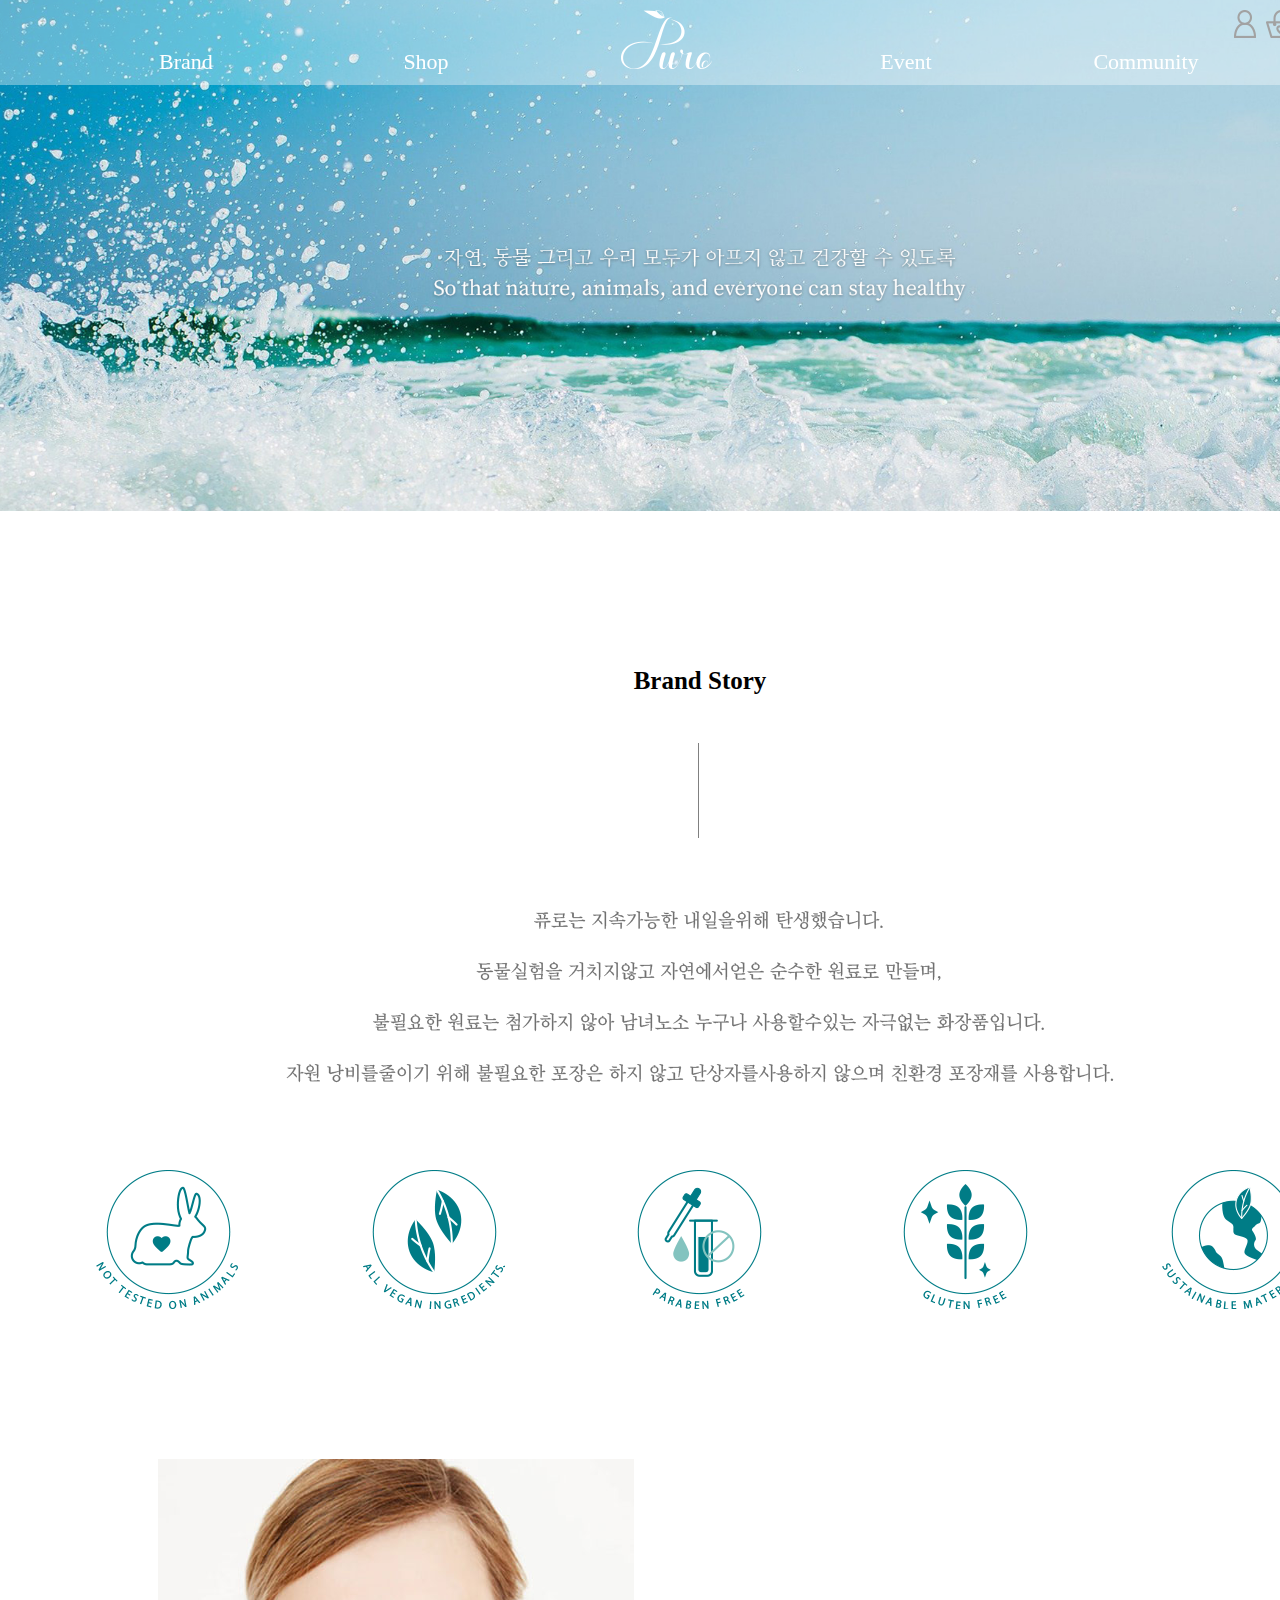
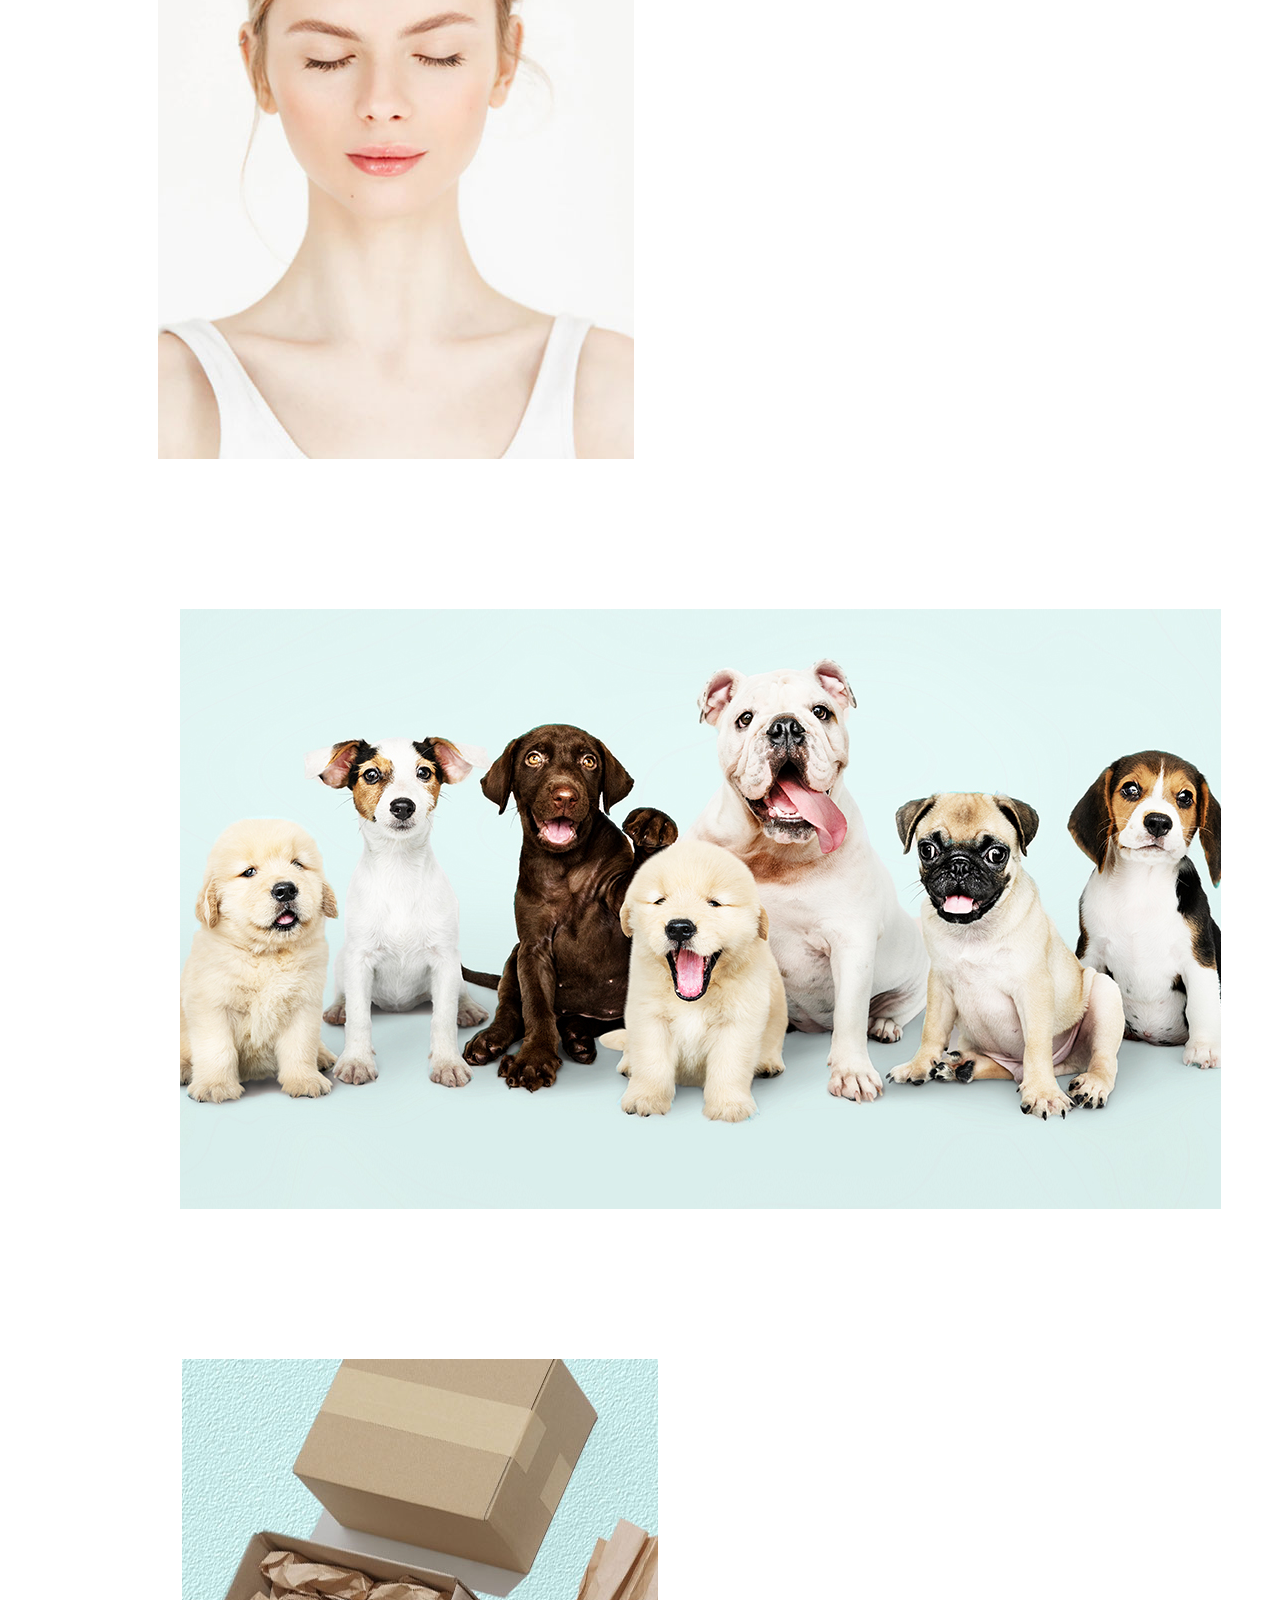
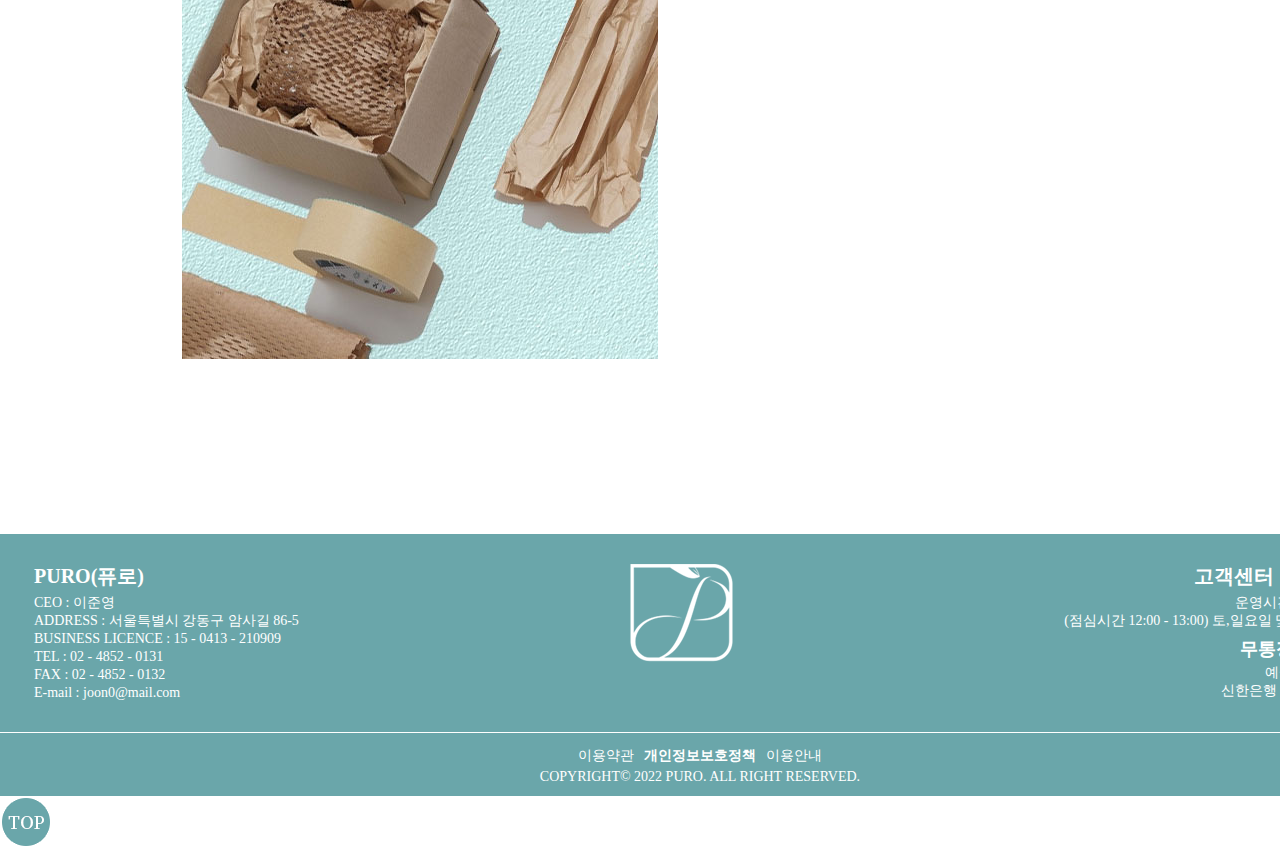
<file: brand.html>
<!DOCTYPE html>
<html lang="ko">
<head>
    <meta charset="UTF-8">
    <meta http-equiv="X-UA-Compatible" content="IE=edge">
    <meta name="viewport" content="width=1400">
    <title>PURO</title>
    <link rel="stylesheet" href="css/brand.css">
        <!--aos-->
        <link href="https://unpkg.com/aos@2.3.1/dist/aos.css" rel="stylesheet">
        <script src="https://unpkg.com/aos@2.3.1/dist/aos.js"></script>
    <script src="js/jquery-3.5.1.min.js"></script>
    <script src="js/brand.js"></script>
    <script src="https://code.jquery.com/jquery-2.2.4.min.js" integrity="sha256-BbhdlvQf/xTY9gja0Dq3HiwQF8LaCRTXxZKRutelT44=" crossorigin="anonymous"></script>
    <link rel="shortcut icon" href="img/favicon.ico" type="image/x-icon">
    <link href="https://hangeul.pstatic.net/hangeul_static/css/nanum-square.css" rel="stylesheet">
    <link rel="preconnect" href="https://fonts.googleapis.com">
    <link rel="preconnect" href="https://fonts.gstatic.com" crossorigin>
    <link href="https://fonts.googleapis.com/css2?family=Noto+Serif:wght@400;700&display=swap" rel="stylesheet">
</head>
<body>
    <div id="banner">
        <img class="banner" src="img/2.brand/banner_brand.jpg" alt="banner">
        <div id="header">
            <div id="header_inner">
                <ul class="top clearfix">
                    <li><a href="#none"><img src="img/icon_my_pagae.png" alt="마이페이지"></a></li>
                    <li><a href="#none"><img src="img/icon_shopping_bag.png" alt="장바구니"></a></li>
                    <li><a href="#none"><img src="img/icon_search.png" alt="검색"></a></li>
                </ul><!--top-->
                <ul class="nav clearfix">
                    <li><a href="brand.html">Brand<div class="solid"></div></a></li>
                    <li><a href="shop.html">Shop<div class="solid"></div></a></li>
                    <li><a href="index.html"><img class="logo_img" src="img/2.brand/nav_logo_white.png" alt="logo"></a></li>
                    <li><a href="event.html">Event<div class="solid"></div></a></li>
                    <li><a href="Community.html">Community<div class="solid"></div></a></li>
                </ul><!--nav-->
            </div><!--header_inner-->
        </div><!--header-->
    </div><!--banner-->

    <div id="brand_story">
        <h3>Brand Story</h3>
        <div class="aos"  data-aos="fade-down" data-aos-duration="1000" data-aos-delay="300">
        <img src="img/2.brand/bs_text.png" alt="brand_story_text">
        <ul>
            <li class="mark1"></li>
            <li class="mark2"></li>
            <li class="mark3"></li>
            <li class="mark4"></li>
            <li class="mark5"></li>
        </ul>
        </div>
    </div><!--brand_story-->
    <div id="list">
        <div id="list1">
            <div class="img"><img src="img/2.brand/photo_clean_Beauty.jpg" alt="clean_Beauty"></div>
            <div class="title" data-aos="fade-right" data-aos-duration="800" data-aos-delay="300"><img src="img/2.brand/bs_01.png" alt=""></div>
            <div class="text" data-aos="fade-left" data-aos-duration="500" data-aos-delay="300">
                <p class="t_w">불필요한 성분과 향은 빼고, 유해 성분을 사용하지 않아<br>
                남녀노소 사용이 가능하고 안전하고 건강한 제품을 만듭니다.</p>
                <p class="t_e">Eliminates unnecessary ingredients and fragrances,<br>
                    and does not use harmful ingredients<br>
                    We make safer and healthier products that<br>
                    can be used by people of all ages.</p>
            </div>
        </div><!--list1-->
        <div id="list2">
            <div class="img3"><img src="img/2.brand/photo_vegan.jpg" alt="clean_Beauty"></div>
            <div class="title2" data-aos="fade-left" data-aos-duration="800" data-aos-delay="300"><img src="img/2.brand/bs_02.png" alt=""></div>
            <div class="text2" data-aos="fade-right" data-aos-duration="800" data-aos-delay="300">
                <p class="t_w">동물실험을 하지 않고,<br>
                    동물성 원료를 사용하지 않습니다.</p>
                <p class="t_e">No animal testing,<br>
                    No animal ingredients are used.</p>
            </div>
        </div><!--list2-->
        <div id="list3">
            <div class="img"><img src="img/2.brand/photo_Eco.jpg" alt="eco"></div>
            <div class="title3" data-aos="fade-right" data-aos-duration="800" data-aos-delay="300"><img src="img/2.brand/bs_03.png" alt=""></div>
            <div class="text3" data-aos="fade-left" data-aos-duration="500" data-aos-delay="300">
                <p class="t_w">자원 낭비를 줄이기 위해 불필요한 포장은 하지않고,<br>
                    단상자를 사용하지 않으며 친환경 포장재를 사용합니다.</p>
                <p class="t_e">In order to reduce the waste of resources,<br>
                    unnecessary packaging is not done,<br>
                    We do not use single boxes<br>
                    and use eco-friendly packaging materials.</p>
            </div>
        </div><!--list1-->
    </div><!--list-->

    <div id="footer">
        <div id="footer_inner">
            <div class="f1">
                <h4><a href="index.html">PURO(퓨로)</a></h4>
                    <p>CEO : 이준영<br>
                    ADDRESS : 서울특별시 강동구 암사길 86-5<br>
                    BUSINESS LICENCE : 15 - 0413 - 210909<br>
                    <a href="#none">TEL : 02 - 4852 - 0131</a><br>
                    <a href="#none">FAX : 02 - 4852 - 0132</a><br>
                    <a href="#none">E-mail :  joon0@mail.com</a></p>
            </div>
            <div class="f2">
                <img src="img/footer_logo.png" alt="footer_logo">
            </div>
            <div class="f3">
                <h4><a href="#none">고객센터 1588-0099</a></h4>
                    <p>운영시간 10:00 -17:00<br>
                    (점심시간 12:00 - 13:00)
                    토,일요일 및 공휴일 휴무</p>
                <h4 class="bank">무통장입금계좌</h4>
                    <p>예금주: (주)퓨로<br>
                        신한은행 11-123-456789</p>
            </div>
        </div><!--footer_inner-->
        <div class="fin">
            <ul>
                <li><a href="#">이용약관</a></li>
                <li><a href="#">개인정보보호정책</a></li>
                <li><a href="#">이용안내</a></li>
            </ul>
            <p>COPYRIGHT© 2022 PURO. ALL RIGHT RESERVED.</p>
        </div>
    </div><!--footer-->
    <div class="fixed_box">
        <a href="#banner"><img src="img/top.png" alt="top"></a>
    </div>
    
    <script>
        AOS.init();

			$(function() {
				$('a[href*="#"]:not([href="#"])').click(function() {
				if (location.pathname.replace(/^\//,'') == this.pathname.replace(/^\//,'') && location.hostname == this.hostname) {
				var target = $(this.hash);
				target = target.length ? target : $('[name=' + this.hash.slice(1) +']');
				if (target.length) {
				$('html, body').animate({
				scrollTop: target.offset().top
				}, 500);//움직이는 시간 조정
				return false;
				}
				}
				});
				});

    </script>
</body>
</html>
</file>
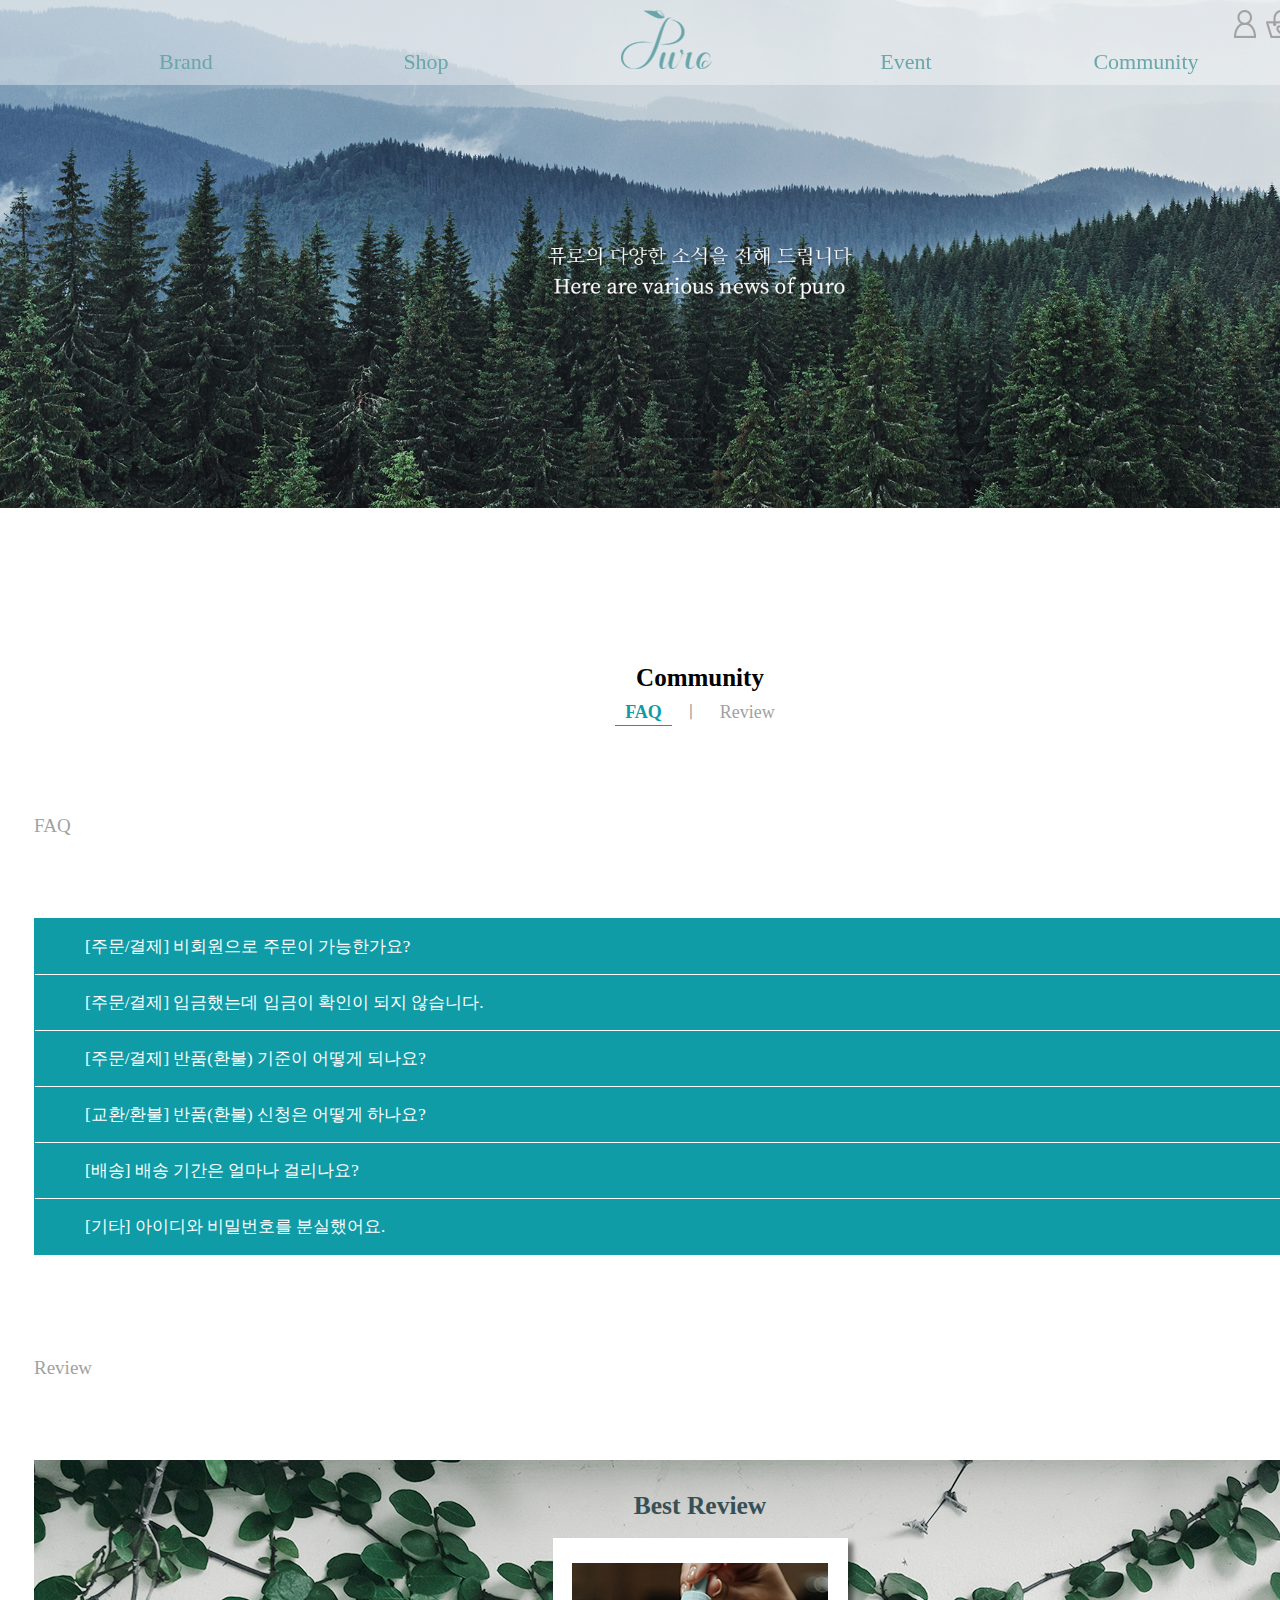
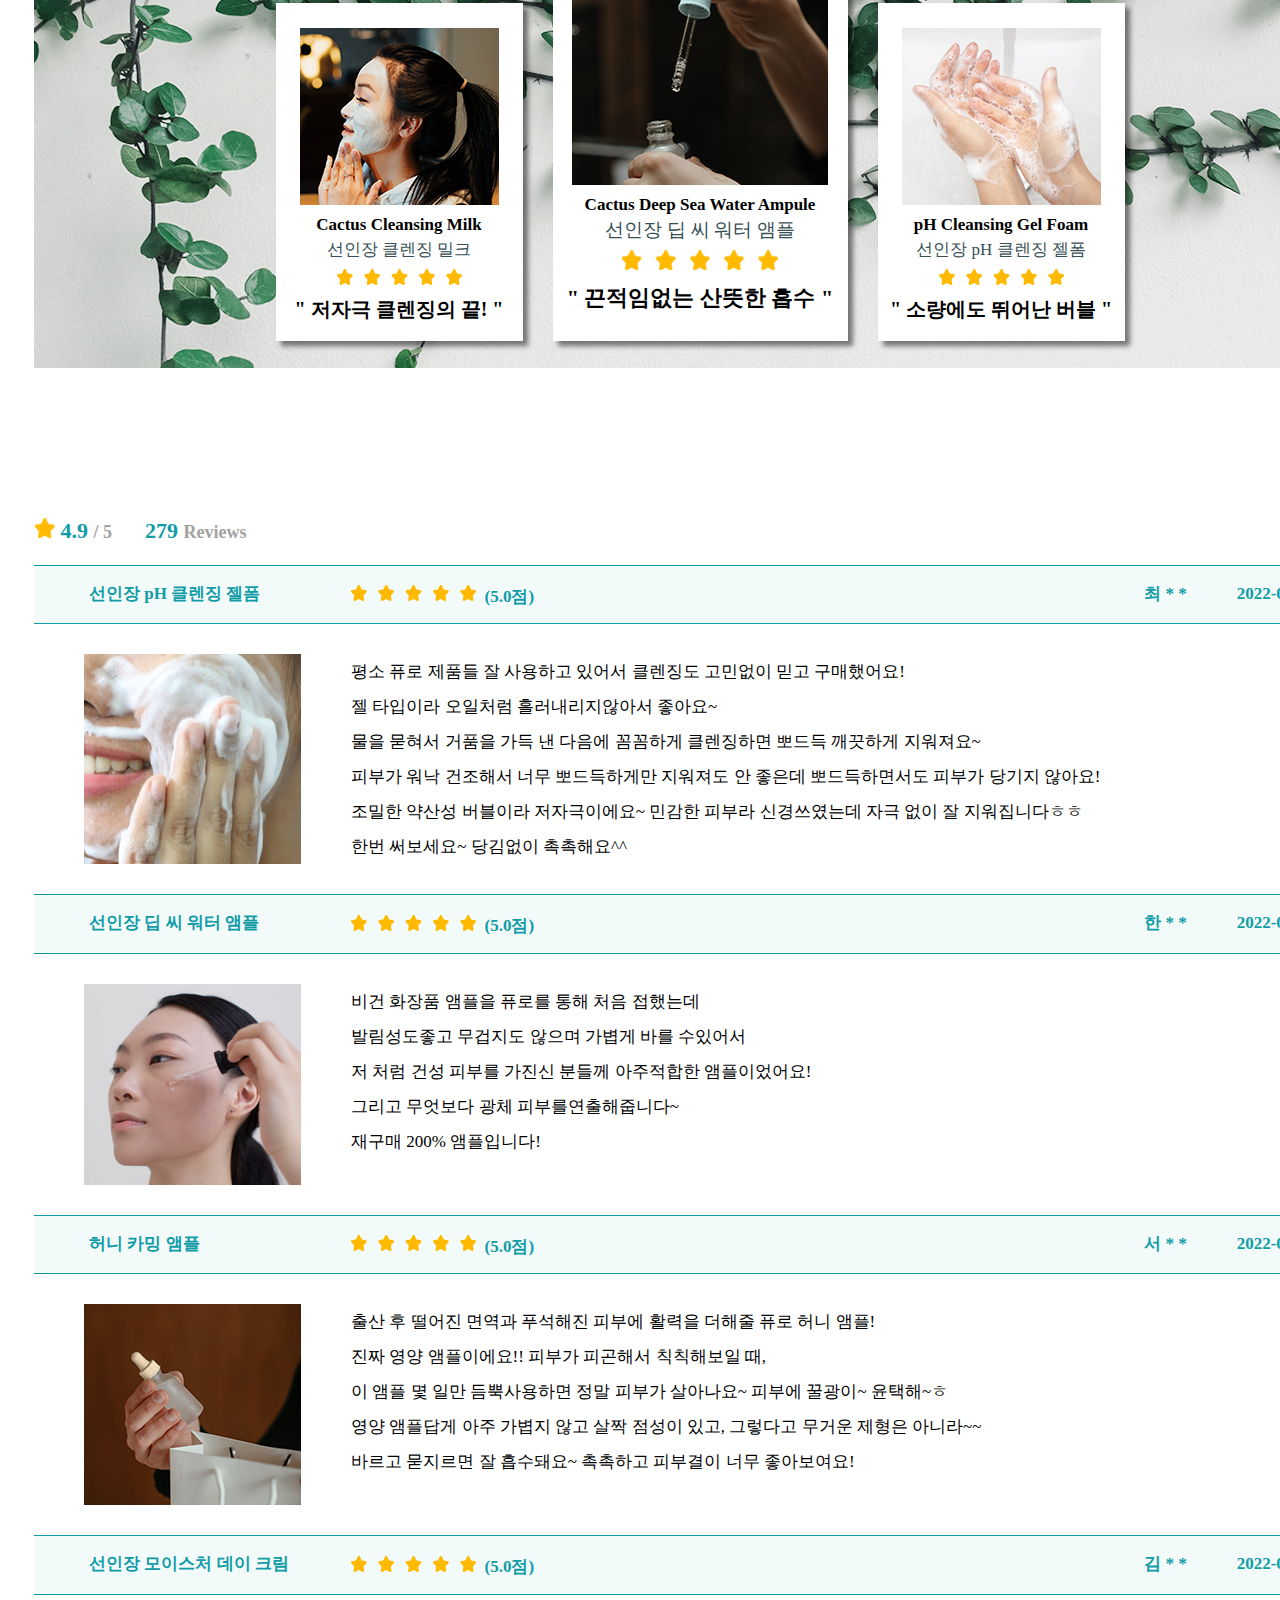
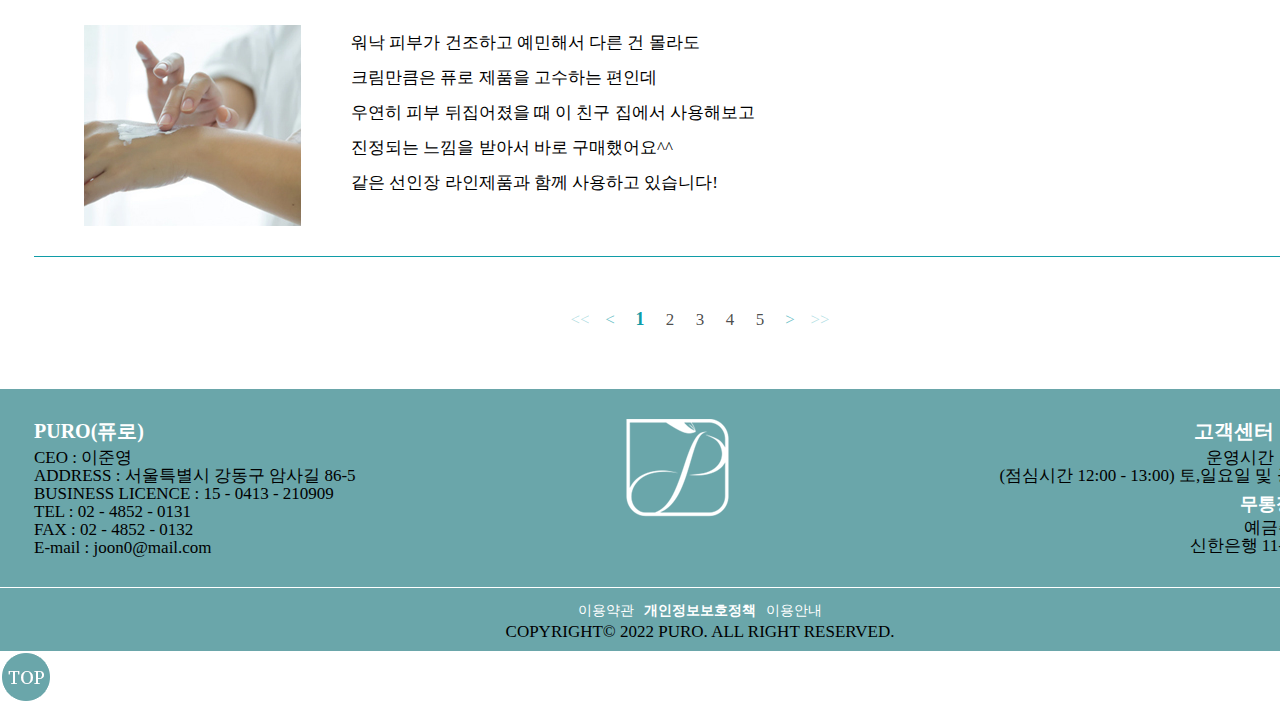
<file: Community.html>
<!DOCTYPE html>
<html lang="ko">
<head>
    <meta charset="UTF-8">
    <meta http-equiv="X-UA-Compatible" content="IE=edge">
    <meta name="viewport" content="width=1400">
    <title>Puro</title>
    <link rel="stylesheet" href="css/Community.css">
    <link rel="shortcut icon" href="img/favicon.ico" type="image/x-icon">
    <script src="js/jquery-3.5.1.min.js"></script>
    <script src="js/community.js"></script>
    <link href="https://hangeul.pstatic.net/hangeul_static/css/nanum-square.css" rel="stylesheet">
    <link rel="preconnect" href="https://fonts.googleapis.com">
    <link rel="preconnect" href="https://fonts.gstatic.com" crossorigin>
    <link href="https://fonts.googleapis.com/css2?family=Noto+Serif:wght@400;700&display=swap" rel="stylesheet">

</head>
<body>
    <div id="banner">
        <img class="banner" src="img/5.community/community_banner.jpg" alt="event_banner">
        <div id="header">
            <div id="header_inner">
                <ul class="top clearfix">
                    <li><a href="#none"><img src="img/icon_my_pagae.png" alt="마이페이지"></a></li>
                    <li><a href="#none"><img src="img/icon_shopping_bag.png" alt="장바구니"></a></li>
                    <li><a href="#none"><img src="img/icon_search.png" alt="검색"></a></li>
                </ul><!--top-->
                <ul class="nav clearfix">
                    <li><a href="brand.html">Brand<div class="solid"></div></a></li>
                    <li><a href="shop.html">Shop<div class="solid"></div></a></li>
                    <li><a href="index.html"><img src="img/logo.png" alt="logo"></a></li>
                    <li><a href="event.html">Event<div class="solid"></div></a></li>
                    <li><a href="Community.html">Community<div class="solid"></div></a></li>
                </ul><!--nav-->
            </div><!--header_inner-->
        </div><!--header-->
    </div><!--banner-->
    <div id="menu">
        <h3>Community</h3>
        <ul class="clearfix">
            <li class="on"><a href="#menu">FAQ</a></li>
            <li>ㅣ</li>
            <li><a href="#br">Review</a></li>
        </ul><!--menu-->
    </div>
<div id="faq">
    <p class="st">FAQ</p>
    <div id="faq_box">
        <ul>
            <li>
				<div class="title">
					<div class="title_in">[주문/결제] 비회원으로 주문이 가능한가요?</div>
					<div class="plus"><img src="img/5.community/plus.png" alt="plus"></div>
				</div>
				<div class="text_info">
                    비회원으로도 주문이 가능합니다.<br>
                    장바구니에서 주문하기를 누르거나, 상품에서 바로 구매하기를 선택하신 뒤 나오는 로그인 화면에서 ‘비회원 주문하기’ 버튼을 누르시면 됩니다.<br>
                    단, 비회원으로 주문하실 경우 쿠폰 할인 등의 추가 혜택을 받으실 수 없는 점 참고 바랍니다.<br>
                    <br>
                    퓨로에 신규회원 가입하고 주문해주시면 다양한 신규 회원 가입 혜택을 드립니다.
				</div>
			</li>
            <li>
				<div class="title">
					<div class="title_in">[주문/결제] 입금했는데 입금이 확인이 되지 않습니다.</div>
					<div class="plus"><img src="img/5.community/plus.png" alt="plus"></div>
				</div>
				<div class="text_info">
                    주문서와 입금자 정보가 다른 경우에는 자동 입금 확인이 되지 않으니 마이페이지 > 문의게시판으로 문의주시면 빠르게 처리해 드리겠습니다.<br>
                    <br>
                    - 입금자와 주문자 성함이 다를 때<br>
                    - 입금 금액이 주문 금액보다 적거나 많을 때<br>
                    - 주문서 작성 시 설정한 은행과 입금 은행이 다를 때
				</div>
			</li>
            <li>
				<div class="title">
					<div class="title_in">[주문/결제] 반품(환불) 기준이 어떻게 되나요?</div>
					<div class="plus"><img src="img/5.community/plus.png" alt="plus"></div>
				</div>
				<div class="text_info">
                    상품 불량 및 오배송 등의 이유로 반품하실 경우, 반품 배송비는 무료이며 단순 변심 및 고객님의 사정으로 반품/교환하실 경우 배송비는 고객님 부담입니다.<br>
                    고객 단순 변심에 의한 반품 및 교환, 주소지 오기재로 인한 제품 반송처리 시 왕복 배송비(6,000원)가 고객 부담으로 발생됩니다.<br>
                    <br>
                    *반품 및 교환이 불가능한 경우<br>
                    1. 이미 개봉을 하여 제품을 사용한 경우<br>
                    2. 고객 부주의로 인한 파손 또는 하자가 발생한 경우<br>
                    3. 구매 후 20일이 지난 경우<br>
                    4. 퓨로 공식홈페이지 구매 내역이 확인되지 않는 경우<br>
                    5. 제품을 1/3 이상 사용하였을 경우<br>
                    6. 구매하신 후 20일(인터넷 사이버몰 이용 표준 약관 제14조 환급, 반품 및 교환 규정에 의거) 이내에 트러블(알레르기, 붉은 반점, 가려움, 따가움)이 발생하는 경우<br>
                    <br>
                    진료확인서 및 소견서 등을 증빙하면 환불이 가능하지만 이 경우, 제반 비용은 고객님께서 부담하셔야 합니다.<br>
                    증빙 자료는 help@mail.com으로 발송해 주시기 바랍니다.
				</div>
			</li>
            <li>
				<div class="title">
					<div class="title_in">[교환/환불] 반품(환불) 신청은 어떻게 하나요?</div>
					<div class="plus"><img src="img/5.community/plus.png" alt="plus"></div>
				</div>
				<div class="text_info">
                    반품 및 환불을 신청하고자 하실 경우, 마이페이지 > 반품 및 환불 신청에 아래 정보를 남겨주세요.<br>
                    <br>
                    1. 주문번호<br>
                    2. 주문자명<br>
                    3. 연락처<br>
                    4. 구매 제품명<br>
                    5. 반품 사유<br>
                    <br>
                    확인 후 제품에 대한 반품 및 환불 진행 도와드리고 있습니다.
				</div>
			</li>
            <li>
				<div class="title">
					<div class="title_in">[배송] 배송 기간은 얼마나 걸리나요?</div>
					<div class="plus"><img src="img/5.community/plus.png" alt="plus"></div>
				</div>
				<div class="text_info">
                    오후 2시까지 주문해주시면 당일 배송되며 상품의 평균 배송일은 입금 확인 후 2~3일 입니다.
				</div>
			</li>
            <li>
				<div class="title">
					<div class="title_in">[기타] 아이디와 비밀번호를 분실했어요.</div>
					<div class="plus"><img src="img/5.community/plus.png" alt="plus"></div>
				</div>
				<div class="text_info">
                    회원 로그인 페이지에서 비밀번호 찾기 > 휴대폰 인증을 받으시거나 이메일로 비밀번호를 받아보신 후 로그인을 해주시면 됩니다.
				</div>
			</li>
        </ul>
    </div><!--faq_box-->
</div><!--faq-->

<div id="br">
<div id="best_inner">
    <p class="st st2">Review</p>
        <div id="best_box">
            <h2>Best Review</h2>
            <ul>
                <li><a href="#"><img src="img/5.community/best1.jpg" alt="best_review">
                <p class="p1">Cactus Cleansing Milk</p>
                <p class="p2">선인장 클렌징 밀크</p>
                <p><img src="img/5.community/best_star.png" alt="star"></p>
                <p class="p3">" 저자극 클렌징의 끝! "</p>
                </a></li>
                <li><a href="#"><img src="img/5.community/best2.jpg" alt="best_review">
                <p class="p1">Cactus Deep Sea Water Ampule</p>
                <p class="p4">선인장 딥 씨 워터 앰플</p>
                <p><img src="img/5.community/best_star2.png" alt="star"></p>
                <p class="p5">" 끈적임없는 산뜻한 흡수 "</p>
                </a></li>
                <li><a href="#"><img src="img/5.community/best3.jpg" alt="best_review">
                <p class="p1">pH Cleansing Gel Foam</p>
                <p class="p2">선인장 pH 클렌징 젤폼</p>
                <p><img src="img/5.community/best_star.png" alt="star"></p>
                <p class="p3">" 소량에도 뛰어난 버블 "</p>
                </a></li>
            </ul>
        </div><!--best_box-->
    </div><!--best_inner-->
    <div id="review">
        <div id="r_title">
            <p><img src="img/5.community/star.png" alt="star"> 4.9 <span>/ 5</span> &nbsp;&nbsp;&nbsp;&nbsp;&nbsp;279 <span>Reviews</span></p>
            <select name="choice" id="choice">
                <option value="date">최신순</option>
                <option value="star">별점순</option>
                <option value="best">추천순</option>
                <option value="photo">포토리뷰</option>
            </select>
        </div><!--r_title-->
        <div id="r_box">
            <div class="title_box">
                <ul class="tb">
                    <li>선인장 pH 클렌징 젤폼</li>
                    <li><img src="img/5.community/r_star.png" alt="star">&nbsp;&nbsp;(5.0점)</li>
                </ul>
                <ul>
                    <li>최 * *</li>
                    <li>2022-06-29</li>
                </ul>
            </div><!--title_box-->
            <div class="text_box">
                <img src="img/5.community/r1.jpg" alt="review1">
                <p>평소 퓨로 제품들 잘 사용하고 있어서 클렌징도 고민없이 믿고 구매했어요!<br>
                    젤 타입이라 오일처럼 흘러내리지않아서 좋아요~<br>                    
                    물을 묻혀서 거품을 가득 낸 다음에 꼼꼼하게 클렌징하면 뽀드득 깨끗하게 지워져요~<br>                    
                    피부가 워낙 건조해서 너무 뽀드득하게만 지워져도 안 좋은데 뽀드득하면서도 피부가 당기지 않아요!<br>                    
                    조밀한 약산성 버블이라 저자극이에요~ 민감한 피부라 신경쓰였는데 자극 없이 잘 지워집니다ㅎㅎ<br>                    
                    한번 써보세요~ 당김없이 촉촉해요^^</p>
            </div><!--text_box-->
        </div><!--r_box-->
        <div id="r_box">
            <div class="title_box">
                <ul>
                    <li>선인장 딥 씨 워터 앰플</li>
                    <li><img src="img/5.community/r_star.png" alt="star">&nbsp;&nbsp;(5.0점)</li>
                </ul>
                <ul>
                    <li>한 * *</li>
                    <li>2022-06-29</li>
                </ul>
            </div><!--title_box-->
            <div class="text_box">
                <img src="img/5.community/r2.jpg" alt="review2">
                <p>비건 화장품 앰플을 퓨로를 통해 처음 접했는데<br>
                    발림성도좋고 무겁지도 않으며  가볍게 바를 수있어서<br>
                    저 처럼 건성 피부를 가진신 분들께 아주적합한 앰플이었어요!<br>
                    그리고  무엇보다 광체 피부를연출해줍니다~<br>
                    재구매 200% 앰플입니다!</p>
            </div><!--text_box-->
        </div><!--r_box-->
        <div id="r_box">
            <div class="title_box">
                <ul>
                    <li>허니 카밍 앰플</li>
                    <li><img src="img/5.community/r_star.png" alt="star">&nbsp;&nbsp;(5.0점)</li>
                </ul>
                <ul>
                    <li>서 * *</li>
                    <li>2022-06-28</li>
                </ul>
            </div><!--title_box-->
            <div class="text_box">
                <img src="img/5.community/r3.jpg" alt="review3">
                <p>출산 후 떨어진 면역과 푸석해진 피부에 활력을 더해줄 퓨로 허니 앰플!<br>
                    진짜 영양 앰플이에요!! 피부가 피곤해서 칙칙해보일 때, <br>
                    이 앰플 몇 일만 듬뿍사용하면 정말 피부가 살아나요~ 피부에 꿀광이~ 윤택해~ㅎ<br>
                    영양 앰플답게 아주 가볍지 않고 살짝 점성이 있고, 그렇다고 무거운 제형은 아니라~~<br>
                    바르고 묻지르면 잘 흡수돼요~ 촉촉하고 피부결이 너무 좋아보여요!</p>
            </div><!--text_box-->
        </div><!--r_box-->
        <div id="r_box">
            <div class="title_box">
                <ul>
                    <li>선인장 모이스처 데이 크림</li>
                    <li><img src="img/5.community/r_star.png" alt="star">&nbsp;&nbsp;(5.0점)</li>
                </ul>
                <ul>
                    <li>김 * *</li>
                    <li>2022-06-28</li>
                </ul>
            </div><!--title_box-->
            <div class="text_box">
                <img src="img/5.community/r4.jpg" alt="review4">
                <p>워낙 피부가 건조하고 예민해서 다른 건 몰라도<br>
                    크림만큼은 퓨로 제품을 고수하는 편인데<br>
                    우연히 피부 뒤집어졌을 때 이 친구 집에서 사용해보고<br>
                    진정되는 느낌을 받아서 바로 구매했어요^^<br>
                    같은 선인장 라인제품과 함께 사용하고 있습니다!</p>
            </div><!--text_box-->
        </div><!--r_box-->
    </div><!--reivew-->
</div><!--br-->

<div id="page">
    <ul class="clearfix">
        <li><a href="#none"><<</a></li>
        <li><a href="#none"><</a></li>
        <li class="on2"><a href="#none">1</a></li>
        <li><a href="#none">2</a></li>
        <li><a href="#none">3</a></li>
        <li><a href="#none">4</a></li>
        <li><a href="#none">5</a></li>
        <li><a href="#none">></a></li>
        <li><a href="#none">>></a></li>
    </ul>
</div><!--page-->

    <div id="footer">
        <div id="footer_inner">
            <div class="f1">
                <h4><a href="index.html">PURO(퓨로)</a></h4>
                    <p>CEO : 이준영<br>
                    ADDRESS : 서울특별시 강동구 암사길 86-5<br>
                    BUSINESS LICENCE : 15 - 0413 - 210909<br>
                    <a href="#none">TEL : 02 - 4852 - 0131</a><br>
                    <a href="#none">FAX : 02 - 4852 - 0132</a><br>
                    <a href="#none">E-mail :  joon0@mail.com</a></p>
            </div>
            <div class="f2">
                <img src="img/footer_logo.png" alt="footer_logo">
            </div>
            <div class="f3">
                <h4><a href="#none">고객센터 1588-0099</a></h4>
                    <p>운영시간 10:00 -17:00<br>
                    (점심시간 12:00 - 13:00)
                    토,일요일 및 공휴일 휴무</p>
                <h4 class="bank">무통장입금계좌</h4>
                    <p>예금주: (주)퓨로<br>
                        신한은행 11-123-456789</p>
            </div>
        </div><!--footer_inner-->
        <div class="fin">
            <ul>
                <li><a href="#">이용약관</a></li>
                <li><a href="#">개인정보보호정책</a></li>
                <li><a href="#">이용안내</a></li>
            </ul>
            <p>COPYRIGHT© 2022 PURO. ALL RIGHT RESERVED.</p>
        </div>
    </div><!--footer-->
    <div class="fixed_box">
        <a href="#banner"><img src="img/top.png" alt="top"></a>
    </div>
</body>
</file>
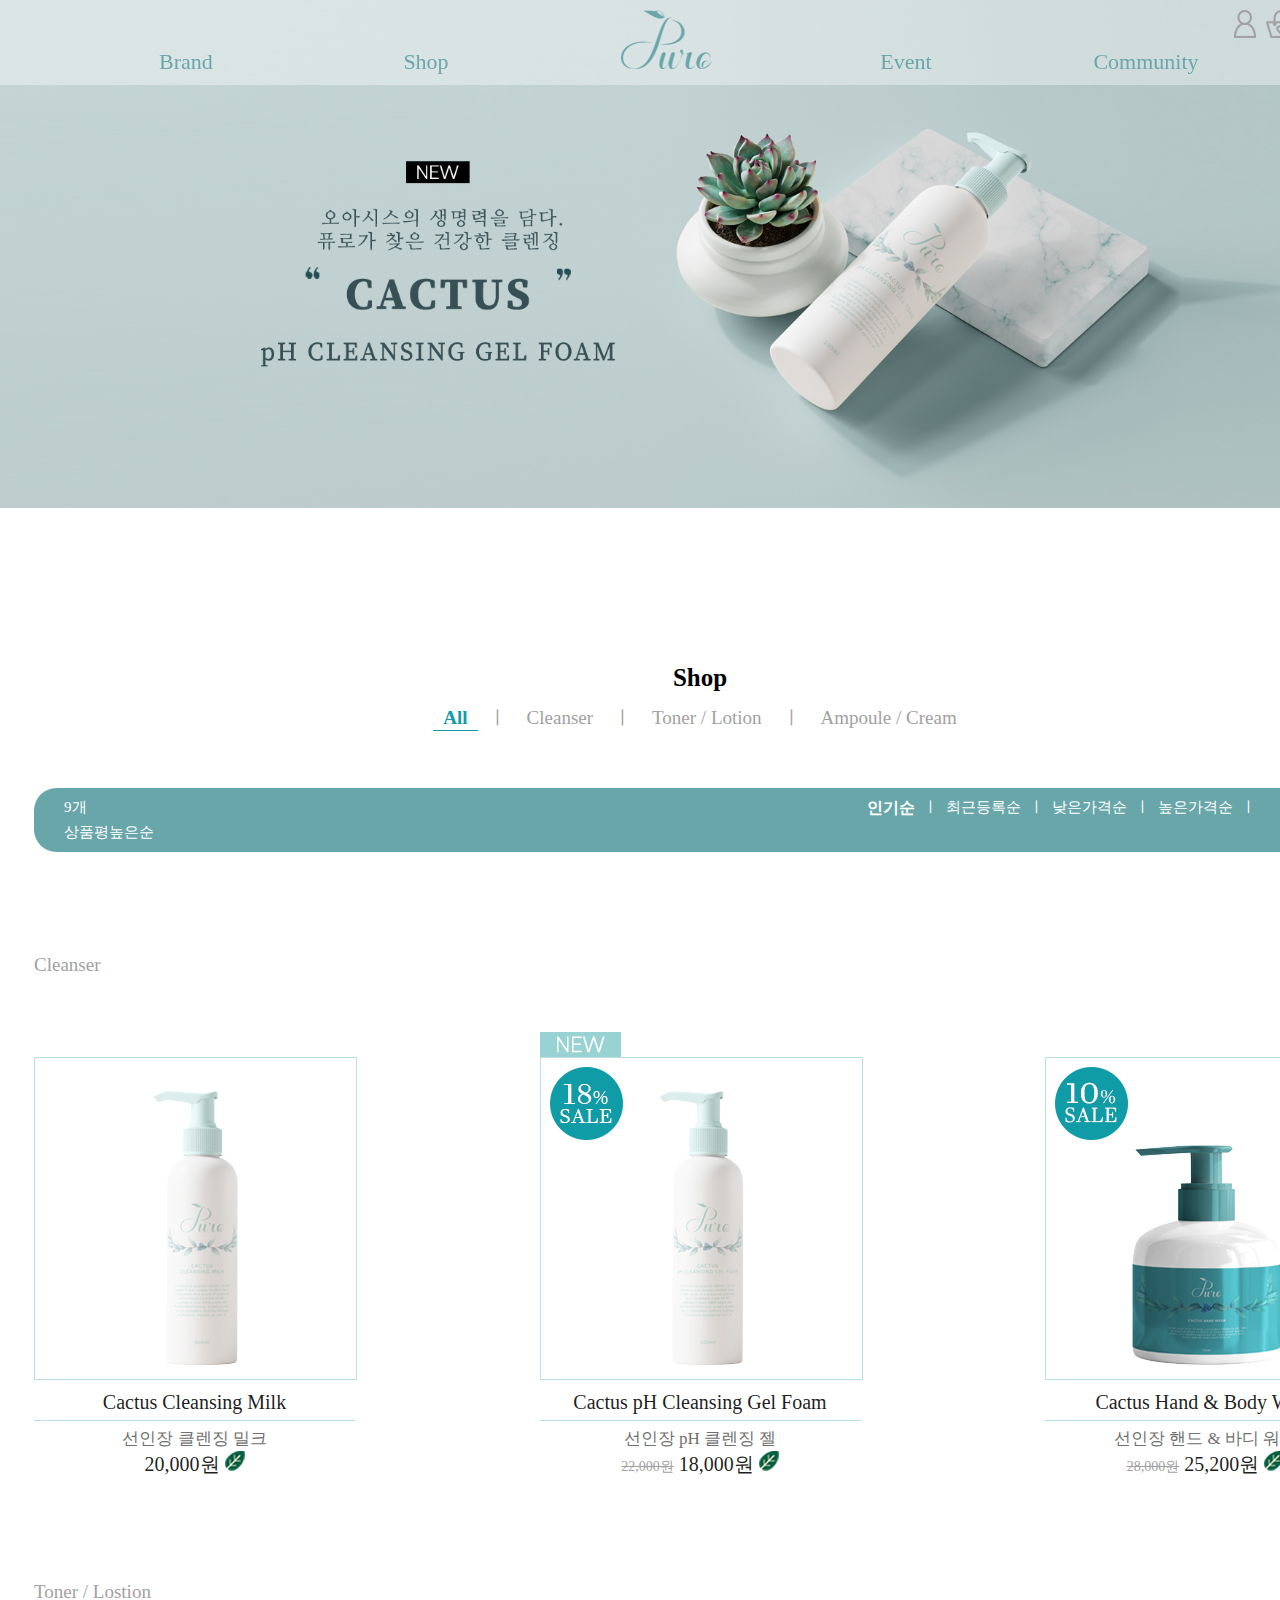
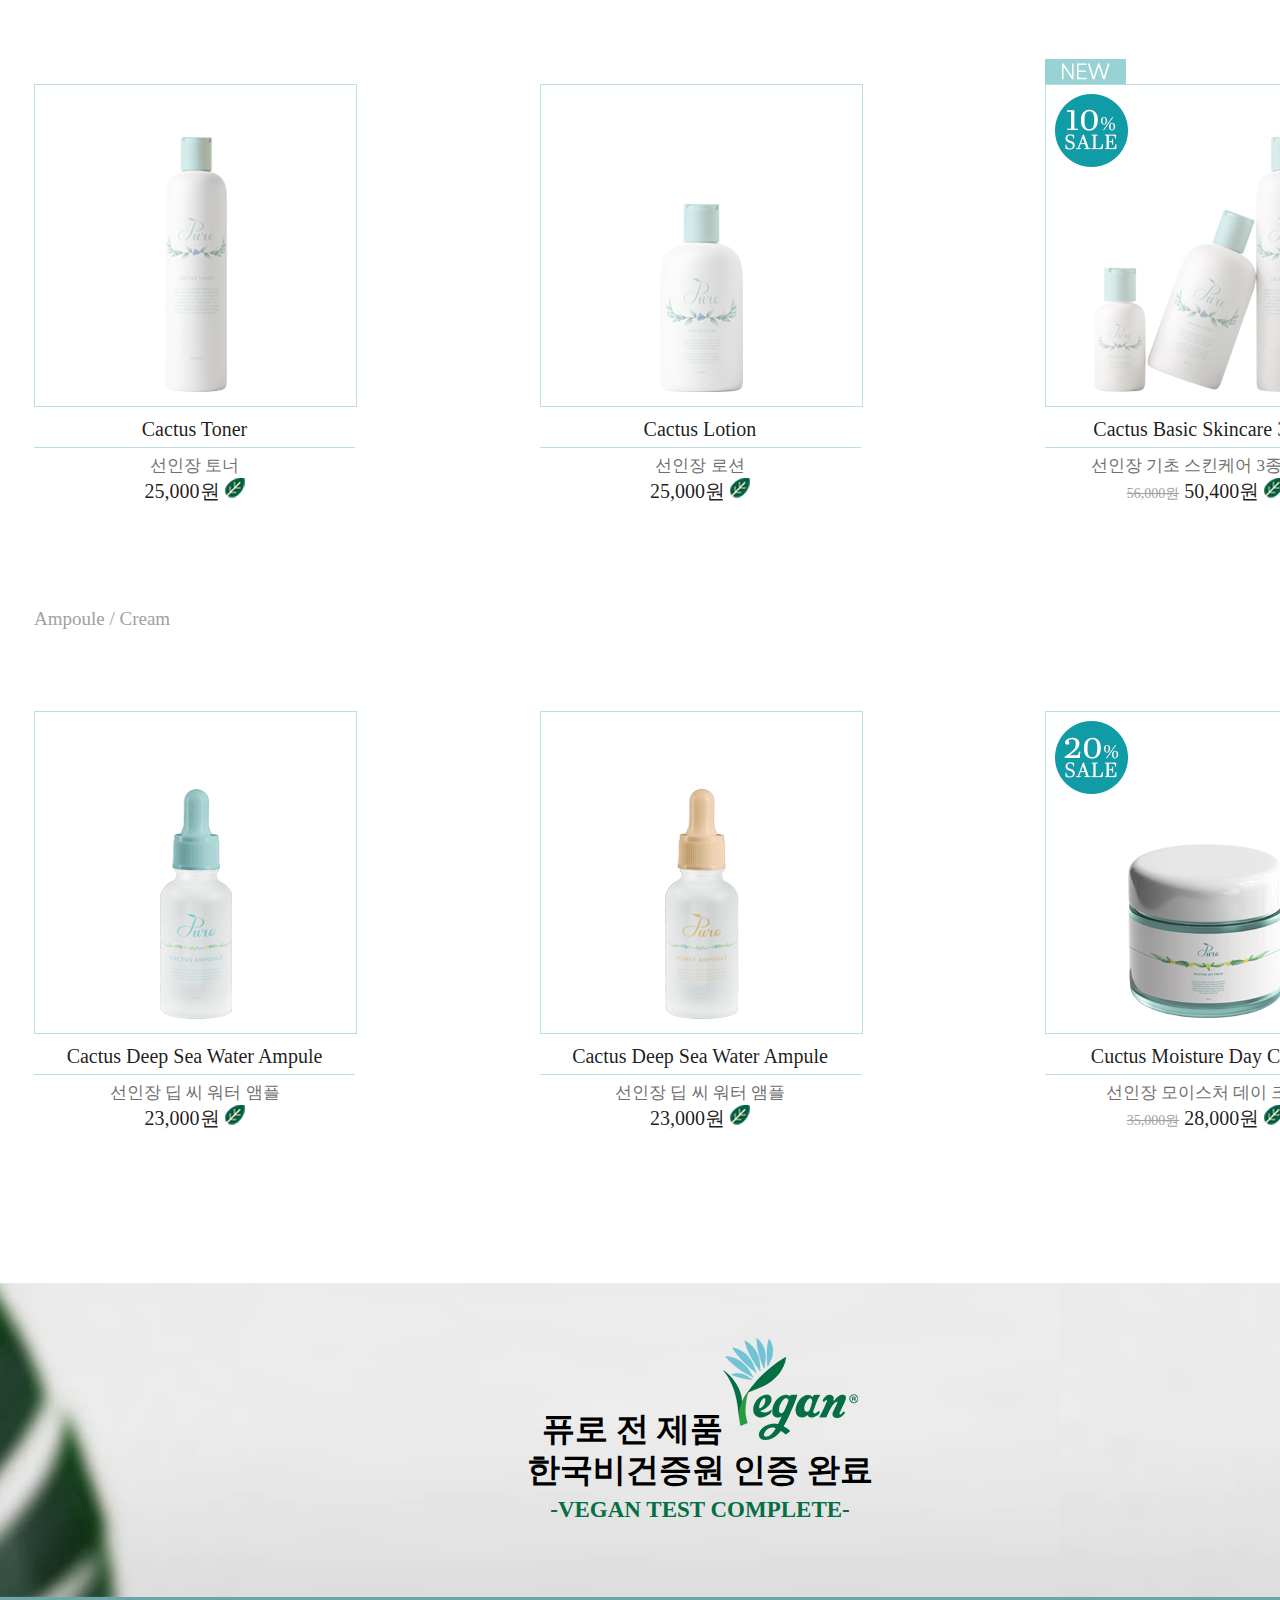
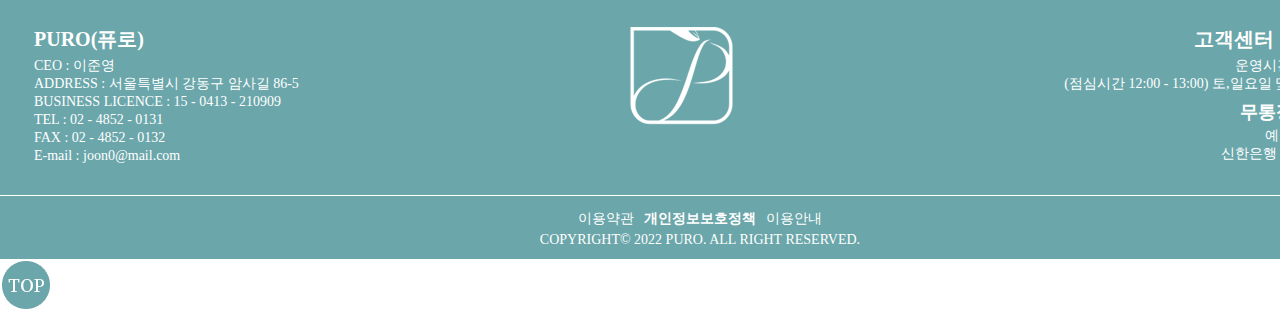
<file: shop.html>
<!DOCTYPE html>
<html lang="ko">
<head>
    <meta charset="UTF-8">
    <meta http-equiv="X-UA-Compatible" content="IE=edge">
    <meta name="viewport" content="width=1400">
    <title>Puro</title>
    <link rel="stylesheet" href="css/shop.css">
    <script src="js/jquery-3.5.1.min.js"></script>
    <script src="js/shop.js"></script>
    <script src="https://code.jquery.com/jquery-2.2.4.min.js" integrity="sha256-BbhdlvQf/xTY9gja0Dq3HiwQF8LaCRTXxZKRutelT44=" crossorigin="anonymous"></script>
    <link rel="shortcut icon" href="img/favicon.ico" type="image/x-icon">
    <link href="https://hangeul.pstatic.net/hangeul_static/css/nanum-square.css" rel="stylesheet">
    <link rel="preconnect" href="https://fonts.googleapis.com">
    <link rel="preconnect" href="https://fonts.gstatic.com" crossorigin>
    <link href="https://fonts.googleapis.com/css2?family=Noto+Serif:wght@400;700&display=swap" rel="stylesheet">
</head>
<body>
    <div id="banner">
        <img class="banner" src="img/3.shop/shop_banner.jpg" alt="shop_banner">
        <div id="header">
            <div id="header_inner">
                <ul class="top">
                    <li><a href="#none"><img src="img/icon_my_pagae.png" alt="마이페이지"></a></li>
                    <li><a href="#none"><img src="img/icon_shopping_bag.png" alt="장바구니"></a></li>
                    <li><a href="#none"><img src="img/icon_search.png" alt="검색"></a></li>
                </ul><!--top-->
                <ul class="nav clearfix">
                    <li><a href="brand.html">Brand<div class="solid"></div></a></li>
                    <li><a href="shop.html">Shop<div class="solid"></div></a></li>
                    <li><a href="index.html"><img src="img/logo.png" alt="logo"></a></li>
                    <li><a href="event.html">Event<div class="solid"></div></a></li>
                    <li><a href="Community.html">Community<div class="solid"></div></a></li>
                </ul><!--nav-->
            </div><!--header_inner-->
        </div><!--header-->
    </div><!--banner-->
    
    <div id="shop">
        <h3>Shop</h3>
        <ul class="menu clearfix tabs">
            <li class="on"><a href="#tab1">All</a></li>
            <li>ㅣ</li>
            <li><a href="#tab2">Cleanser</a></li>
            <li>ㅣ</li>
            <li><a href="#tab3">Toner / Lotion</a></li>
            <li>ㅣ</li>
            <li><a href="#tab4">Ampoule / Cream</a></li>
        </ul>
    </div><!--shop-->
    <div id="tab1" class="tab_content">
        <div id="bar">
            <ul class="clearfix">
                <li class="sum">9개</li>
                <li class="on"><a href="#shop">인기순</a></li>
                <li>ㅣ</li>
                <li><a href="#shop">최근등록순</a></li>
                <li>ㅣ</li>
                <li><a href="#shop">낮은가격순</a></li>
                <li>ㅣ</li>
                <li><a href="#shop">높은가격순</a></li>
                <li>ㅣ</li>
                <li><a href="#shop">상품평높은순</a></li>
            </ul>
        </div><!--bar-->
        <div id="list">
        <div id="cleanser">
            <p class="title">Cleanser</p>
            <ul class="clearfix">
                <li><div class="box"><a href="#none"><img src="img/3.shop/shop1.jpg" alt="item1"></div>
                    <p class="p1">Cactus Cleansing Milk</p>
                    <p class="p2">선인장 클렌징 밀크</p>
                    <p class="p3">20,000원 <img src="img/3.shop/leaf.png" alt="vegan_mark"></p></a>
                </li>
                <li><div class="box"><a href="#none"><img src="img/3.shop/shop2.jpg" alt="item2"></div>
                    <p class="p1">Cactus pH Cleansing Gel Foam</p>
                    <p class="p2">선인장 pH 클렌징 젤</p>
                    <p class="p3"><span>22,000원</span> 18,000원 <img src="img/3.shop/leaf.png" alt="vegan_mark"></p></a>
                    <div class="sale"><img src="img/3.shop/sale18.png" alt="sale18%"></div>
                    <div class="new"><img src="img/3.shop/new.png" alt="new"></div>
                </li>
                <li><div class="box"><a href="#none"><img src="img/3.shop/shop3.jpg" alt="item3"></div>
                    <p class="p1">Cactus Hand & Body Wash</p>
                    <p class="p2">선인장 핸드 & 바디 워시</p>
                    <p class="p3"><span>28,000원</span> 25,200원 <img src="img/3.shop/leaf.png" alt="vegan_mark"></p></a>
                    <div class="sale"><img src="img/3.shop/sale10.png" alt="sale10%"></div>
                </li>
            </ul>
        </div><!--cleanser-->
        <div id="toner">
            <p class="title">Toner / Lostion</p>
            <ul class="clearfix">
                <li><div class="box"><a href="#none"><img src="img/3.shop/shop4.jpg" alt="item4"></div>
                    <p class="p1">Cactus Toner</p>
                    <p class="p2">선인장 토너</p>
                    <p class="p3">25,000원 <img src="img/3.shop/leaf.png" alt="vegan_mark"></p></a>
                </li>
                <li><div class="box"><a href="#none"><img src="img/3.shop/shop5.jpg" alt="item5"></div>
                    <p class="p1">Cactus Lotion</p>
                    <p class="p2">선인장 로션</p>
                    <p class="p3">25,000원 <img src="img/3.shop/leaf.png" alt="vegan_mark"></p></a>
                </li>
                <li><div class="box"><a href="#none"><img src="img/3.shop/shop6.jpg" alt="item6"></div>
                    <p class="p1">Cactus Basic Skincare 3 Set</p>
                    <p class="p2">선인장 기초 스킨케어 3종 세트</p>
                    <p class="p3"><span>56,000원</span> 50,400원 <img src="img/3.shop/leaf.png" alt="vegan_mark"></p></a>
                    <div class="sale"><img src="img/3.shop/sale10.png" alt="sale10%"></div>
                    <div class="new"><img src="img/3.shop/new.png" alt="new"></div>
                </li>
            </ul>
        </div><!--toner-->
        <div id="ampoule">
            <p class="title">Ampoule / Cream</p>
            <ul class="clearfix">
                <li><div class="box"><a href="#none"><img src="img/3.shop/shop7.jpg" alt="item7"></div>
                    <p class="p1">Cactus Deep Sea Water Ampule</p>
                    <p class="p2">선인장 딥 씨 워터 앰플</p>
                    <p class="p3">23,000원 <img src="img/3.shop/leaf.png" alt="vegan_mark"></p></a>
                </li>
                <li><div class="box"><a href="#none"><img src="img/3.shop/shop8.jpg" alt="item8"></div>
                    <p class="p1">Cactus Deep Sea Water Ampule</p>
                    <p class="p2">선인장 딥 씨 워터 앰플</p>
                    <p class="p3">23,000원 <img src="img/3.shop/leaf.png" alt="vegan_mark"></p></a>
                </li>
                <li><div class="box"><a href="#none"><img src="img/3.shop/shop9.jpg" alt="item9"></div>
                    <p class="p1">Cuctus Moisture Day Cream</p>
                    <p class="p2">선인장 모이스처 데이 크림</p>
                    <p class="p3"><span>35,000원</span> 28,000원 <img src="img/3.shop/leaf.png" alt="vegan_mark"></p></a>
                    <div class="sale"><img src="img/3.shop/sale20.png" alt="sale20%"></div>
                </li>
            </ul>
        </div><!--ampoule-->
        </div><!--list-->
    </div><!--탭1-->
    <div id="tab2" class="tab_content">
        <div id="bar">
            <ul class="clearfix">
                <li class="sum">3개</li>
                <li class="on"><a href="#shop">인기순</a></li>
                <li>ㅣ</li>
                <li><a href="#shop">최근등록순</a></li>
                <li>ㅣ</li>
                <li><a href="#shop">낮은가격순</a></li>
                <li>ㅣ</li>
                <li><a href="#shop">높은가격순</a></li>
                <li>ㅣ</li>
                <li><a href="#shop">상품평높은순</a></li>
            </ul>
        </div><!--bar-->
        <div id="list">
        <div id="cleanser">
            <p class="title">Cleanser</p>
            <ul class="clearfix">
                <li><div class="box"><a href="#none"><img src="img/3.shop/shop1.jpg" alt="item1"></div>
                    <p class="p1">Cactus Cleansing Milk</p>
                    <p class="p2">선인장 클렌징 밀크</p>
                    <p class="p3">20,000원 <img src="img/3.shop/leaf.png" alt="vegan_mark"></p></a>
                </li>
                <li><div class="box"><a href="#none"><img src="img/3.shop/shop2.jpg" alt="item2"></div>
                    <p class="p1">Cactus pH Cleansing Gel Foam</p>
                    <p class="p2">선인장 pH 클렌징 젤</p>
                    <p class="p3"><span>22,000원</span> 18,000원 <img src="img/3.shop/leaf.png" alt="vegan_mark"></p></a>
                    <div class="sale"><img src="img/3.shop/sale18.png" alt="sale18%"></div>
                    <div class="new"><img src="img/3.shop/new.png" alt="new"></div>
                </li>
                <li><div class="box"><a href="#none"><img src="img/3.shop/shop3.jpg" alt="item3"></div>
                    <p class="p1">Cactus Hand & Body Wash</p>
                    <p class="p2">선인장 핸드 & 바디 워시</p>
                    <p class="p3"><span>28,000원</span> 25,200원 <img src="img/3.shop/leaf.png" alt="vegan_mark"></p></a>
                    <div class="sale"><img src="img/3.shop/sale10.png" alt="sale10%"></div>
                </li>
            </ul>
        </div><!--cleanser-->
        </div><!--list-->
    </div><!--탭2-->
    <div id="tab3" class="tab_content">
        <div id="bar">
            <ul class="clearfix">
                <li class="sum">3개</li>
                <li class="on"><a href="#shop">인기순</a></li>
                <li>ㅣ</li>
                <li><a href="#shop">최근등록순</a></li>
                <li>ㅣ</li>
                <li><a href="#shop">낮은가격순</a></li>
                <li>ㅣ</li>
                <li><a href="#shop">높은가격순</a></li>
                <li>ㅣ</li>
                <li><a href="#shop">상품평높은순</a></li>
            </ul>
        </div><!--bar-->

        <div id="list">
        <div id="toner">
            <p class="title">Toner / Lostion</p>
            <ul class="clearfix">
                <li><div class="box"><a href="#none"><img src="img/3.shop/shop4.jpg" alt="item4"></div>
                    <p class="p1">Cactus Toner</p>
                    <p class="p2">선인장 토너</p>
                    <p class="p3">25,000원 <img src="img/3.shop/leaf.png" alt="vegan_mark"></p></a>
                </li>
                <li><div class="box"><a href="#none"><img src="img/3.shop/shop5.jpg" alt="item5"></div>
                    <p class="p1">Cactus Lotion</p>
                    <p class="p2">선인장 로션</p>
                    <p class="p3">25,000원 <img src="img/3.shop/leaf.png" alt="vegan_mark"></p></a>
                </li>
                <li><div class="box"><a href="#none"><img src="img/3.shop/shop6.jpg" alt="item6"></div>
                    <p class="p1">Cactus Basic Skincare 3 Set</p>
                    <p class="p2">선인장 기초 스킨케어 3종 세트</p>
                    <p class="p3"><span>56,000원</span> 50,400원 <img src="img/3.shop/leaf.png" alt="vegan_mark"></p></a>
                    <div class="sale"><img src="img/3.shop/sale10.png" alt="sale10%"></div>
                    <div class="new"><img src="img/3.shop/new.png" alt="new"></div>
                </li>
            </ul>
        </div><!--toner-->
        </div><!--list-->
    </div><!--탭3-->
    <div id="tab4" class="tab_content">
        <div id="bar">
            <ul class="clearfix">
                <li class="sum">3개</li>
                <li class="on"><a href="#shop">인기순</a></li>
                <li>ㅣ</li>
                <li><a href="#shop">최근등록순</a></li>
                <li>ㅣ</li>
                <li><a href="#shop">낮은가격순</a></li>
                <li>ㅣ</li>
                <li><a href="#shop">높은가격순</a></li>
                <li>ㅣ</li>
                <li><a href="#shop">상품평높은순</a></li>
            </ul>
        </div><!--bar-->
        <div id="list">
        <div id="ampoule">
            <p class="title">Ampoule / Cream</p>
            <ul class="clearfix">
                <li><div class="box"><a href="#none"><img src="img/3.shop/shop7.jpg" alt="item7"></div>
                    <p class="p1">Cactus Deep Sea Water Ampule</p>
                    <p class="p2">선인장 딥 씨 워터 앰플</p>
                    <p class="p3">23,000원 <img src="img/3.shop/leaf.png" alt="vegan_mark"></p></a>
                </li>
                <li><div class="box"><a href="#none"><img src="img/3.shop/shop8.jpg" alt="item8"></div>
                    <p class="p1">Cactus Deep Sea Water Ampule</p>
                    <p class="p2">선인장 딥 씨 워터 앰플</p>
                    <p class="p3">23,000원 <img src="img/3.shop/leaf.png" alt="vegan_mark"></p></a>
                </li>
                <li><div class="box"><a href="#none"><img src="img/3.shop/shop9.jpg" alt="item9"></div>
                    <p class="p1">Cuctus Moisture Day Cream</p>
                    <p class="p2">선인장 모이스처 데이 크림</p>
                    <p class="p3"><span>35,000원</span> 28,000원 <img src="img/3.shop/leaf.png" alt="vegan_mark"></p></a>
                    <div class="sale"><img src="img/3.shop/sale20.png" alt="sale20%"></div>
                </li>
            </ul>
        </div><!--ampoule-->
        </div><!--list-->
    </div><!--탭4-->
    <div id="vegan">
            <h2>퓨로 전 제품<img src="img/3.shop/vegan_mark.png" alt="vegan_mark"></h2><br>
            <h1>한국비건증원 인증 완료</h1>
            <p>-VEGAN TEST COMPLETE-</p>
    </div><!--vegan-->

    <div id="footer">
        <div id="footer_inner">
            <div class="f1">
                <h4><a href="index.html">PURO(퓨로)</a></h4>
                    <p>CEO : 이준영<br>
                    ADDRESS : 서울특별시 강동구 암사길 86-5<br>
                    BUSINESS LICENCE : 15 - 0413 - 210909<br>
                    <a href="#none">TEL : 02 - 4852 - 0131</a><br>
                    <a href="#none">FAX : 02 - 4852 - 0132</a><br>
                    <a href="#none">E-mail :  joon0@mail.com</a></p>
            </div>
            <div class="f2">
                <img src="img/footer_logo.png" alt="footer_logo">
            </div>
            <div class="f3">
                <h4><a href="#none">고객센터 1588-0099</a></h4>
                    <p>운영시간 10:00 -17:00<br>
                    (점심시간 12:00 - 13:00)
                    토,일요일 및 공휴일 휴무</p>
                <h4 class="bank">무통장입금계좌</h4>
                    <p>예금주: (주)퓨로<br>
                        신한은행 11-123-456789</p>
            </div>
        </div><!--footer_inner-->
        <div class="fin">
            <ul>
                <li><a href="#">이용약관</a></li>
                <li><a href="#">개인정보보호정책</a></li>
                <li><a href="#">이용안내</a></li>
            </ul>
            <p>COPYRIGHT© 2022 PURO. ALL RIGHT RESERVED.</p>
        </div>
    </div><!--footer-->
    <div class="fixed_box">
        <a href="#banner"><img src="img/top.png" alt="top"></a>
    </div>

    <!--제이쿼리 라이브러리파일-->
	<script src="https://code.jquery.com/jquery-1.12.4.min.js" integrity="sha256-ZosEbRLbNQzLpnKIkEdrPv7lOy9C27hHQ+Xp8a4MxAQ=" crossorigin="anonymous"></script>
	<!--탭 제이쿼리-->
	<script type="text/javascript">
		$(document).ready(function() {

			//처음들어갔을때 모습 만들기...
			$(".tab_content").hide(); //tab_content 부분을 모두 숨김.
			$("ul.tabs li:first").addClass("active").show(); //첫번째 탭이 active클래스를 붙이고, 보여줌.
			$(".tab_content:first").show(); //tab_contents중 첫번째꺼를 보여줌

			//On Click Event
			$("ul.tabs li").click(function() {

				$("ul.tabs li").removeClass("active"); //Remove any "active" class
				$(this).addClass("active"); //선택한 탭에만 active클래스 붙임
				$(".tab_content").hide(); //모든 contents들 숨김

				var activeTab = $(this).find("a").attr("href"); //Find the href attribute value to identify the active tab + content
				/*.attr( attributeName ) -> 선택한 요소의 속성의 값을 가져옵니다.
				.find()는 어떤 요소의 하위 요소 중 특정 요소를 찾을 때 사용합니다.*/
				$(activeTab).fadeIn(); //Fade in the active ID content(active되어있는 칸의 id 값을 가진 부분이 나타남)
				return false;
			});

		});

	</script>
   
    		

            <script>
                $(function () {
                    


                    $('a[href*="#"]:not([href="#"])').click(function () {
                        var active = $(this).attr("href");
                        if(active!="#tab1" && active != "#tab2" && active!="#tab3" && active != "#tab4"){
                         if (location.pathname.replace(/^\//, '') == this.pathname.replace(/^\//, '') && location.hostname == this.hostname) {
                            var target = $(this.hash);
                            target = target.length ? target : $('[name=' + this.hash.slice(1) + ']');
                            if (target.length) {
                                $('html, body').animate({
                                    scrollTop: target.offset().top
                                }, 500);//움직이는 시간 조정
                                return false;
                            }
                        }   
                        }

                        
                    });

                });

            </script>
           
</body>
</html>
</file>
<file: css/brand.css>
@font-face {
    font-family: 'NotoSerifKR';
    src: url('https://cdn.jsdelivr.net/gh/projectnoonnu/noonfonts_two@1.0/NotoSerifKR.woff') format('woff');
    font-weight: normal;
    font-style: normal;
}

/*
font
font-family: 'NanumSquareLight';
font-family: 'NanumSquare';
font-family: 'NanumSquareBold';
font-family: 'NanumSquareExtraBold';
font-family: 'NanumSquareAcb';
font-family: 'NanumSquareAceb';
font-family: 'NanumSquareAcl';
font-family: 'NanumSquareAcr';
font-family: 'Noto Serif', serif;
*/

*{margin: 0; padding: 0;}
ul, ol{list-style: none;}
a{text-decoration: none; color: inherit;}
body{font-family: 'NanumSquare';; color: black; font-size: 17px; line-height: 25px; min-width: 1400px;}
.clearfix::after{content: ""; clear: both; display: block;}

#header{position: fixed; top: 0; left: 0; width: 100% ; background-color: rgba(255, 255, 255, 0.37); height: 85px; text-align: center; z-index: 9;}
#header_inner{width: 1332px; margin: 0 auto; color: #ffffff; font-family: Javanese Text; font-size: 22px; position: relative;}
#header_inner ul li{float: left;}
.nav{width: 1200px; display: inline-block;}
.nav li{ margin-top: 49px; width: 20%;}
.nav li:nth-child(3){margin-top: 10px;}
.top{position: absolute; top: 0; right: 0; margin-top: 10px;}
.top li:nth-child(2){padding: 0 10px 0 10px}
.banner{width: 100%;}
#header_inner .nav>li:hover{color: #109ca7;}
.solid{width:50%;
    margin:auto;
    margin-top:10px;
    height:1px;
    background:#109ca7;
    visibility:hidden;
    opacity:0;
    transform:scaleX(0);
    transition-property:opacity, transform;
    transition-duration:0.5s;}
#header_inner>.nav>li>a:hover .solid{transform:scaleX(1);
                    opacity:1;
                    visibility:visible;}	
#header.bg #header_inner>.nav>li a{color:#6aa6aa;}
div#header.bg{background-color: rgba(255, 255, 255, 0.7);}


#brand_story{width: 1332px; margin: 150px auto; text-align: center;}
#brand_story h3{font-family: "Javanese Text"; padding-bottom: 50px; font-size: 25px;}
#brand_story img{display: inline; margin-bottom: 50px;}

#brand_story ul{display: flex; justify-content: space-around; width: 1332px; padding-top: 30px;}
#brand_story ul li{width: 142px; height: 139px;}
.mark1{background-image: url(../img/2.brand/mark1.png);}
.mark2{background-image: url(../img/2.brand/mark2.png);}
.mark3{background-image: url(../img/2.brand/mark3.png);}
.mark4{background-image: url(../img/2.brand/mark4.png);}
.mark5{background-image: url(../img/2.brand/mark5.png);}
.mark1:hover{background-image: url(../img/2.brand/mark1_h.png); transition: all 0.5s;}
.mark2:hover{background-image: url(../img/2.brand/mark2_h.png); transition: all 0.5s;}
.mark3:hover{background-image: url(../img/2.brand/mark3_h.png); transition: all 0.5s;}
.mark4:hover{background-image: url(../img/2.brand/mark4_h.png); transition: all 0.5s;}
.mark5:hover{background-image: url(../img/2.brand/mark5_h.png); transition: all 0.5s;}

#list{width: 1091px; margin: 150px auto;}
#list1, #list3{display: flex; justify-content: center; position: relative; margin-bottom: 150px;}
.title{position: absolute; top: 180px; left: 475px; z-index: 2;}
.title3{position: absolute; top: 180px; left: 478px; z-index: 2;}
.img img{display: block;}
.text{background-color: #007c86; margin-top: 330px; padding: 60px 50px 40px 50px;}
.text3{background-color: #007c86; margin-top: 330px; padding: 60px 50px 40px 50px; width: 460px;}
.t_w{color: #ffffff; font-size: 19px; padding-bottom: 20px;}
.t_e{color: #98d2d2; font-size: 18px;}

#list2{position: relative; width: 1041.41px; height: 600px; margin-bottom: 150px;}
.img3 img{display:block; padding-left: 25px;}
.title2{position: absolute; z-index: 9; top: 230px; left: 180px;}
.text2{position: absolute; left: 25px; bottom: 0; background-color: #007c86; width: 500px; margin-top: 330px; 
    text-align: right; padding: 60px 50px 40px 50px;}

/*footer*/
#footer{background-color: #6aa6aa; color: white; font-size: 14px; font-family: 'NanumSquareAcl';}
#footer h4{font-size: 20px; padding-bottom: 5px; font-weight: 700;}
#footer p{line-height: 18px;}
#footer .f3 h4.bank{padding-top: 7px; font-size: 18px; padding-bottom: 2px;}
#footer_inner .f3{text-align: right;}
#footer_inner{width: 1332px; margin: 0 auto; padding: 30px 0; display: flex; justify-content: space-between;}
.fin{text-align: center; padding-bottom: 10px;}
.fin ul{display: flex; justify-content: center; border-top: #ffffff solid 1px; padding-top: 10px;}
.fin ul li{padding: 0 5px;}
.fin ul li:nth-child(2){font-weight: bold;}
#footer a:hover{font-weight: bold;}
</file>
<file: css/Community.css>
@font-face {
    font-family: 'NotoSerifKR';
    src: url('https://cdn.jsdelivr.net/gh/projectnoonnu/noonfonts_two@1.0/NotoSerifKR.woff') format('woff');
    font-weight: normal;
    font-style: normal;
}

/*
font
font-family: 'NanumSquareLight';
font-family: 'NanumSquare';
font-family: 'NanumSquareBold';
font-family: 'NanumSquareExtraBold';
font-family: 'NanumSquareAcb';
font-family: 'NanumSquareAceb';
font-family: 'NanumSquareAcl';
font-family: 'NanumSquareAcr';
font-family: 'Noto Serif', serif;
*/

*{margin: 0; padding: 0;}
ul, ol{list-style: none;}
a{text-decoration: none; color: inherit;}
body{font-family: 'NanumSquare';; color: black; font-size: 17px; line-height: 25px; min-width: 1400px;}
.clearfix::after{content: ""; clear: both; display: block;}

#header{position: fixed; top: 0; left: 0; width: 100% ; background-color: rgba(255, 255, 255, 0.37); height: 85px; text-align: center; z-index: 9;}
#header_inner{width: 1332px; margin: 0 auto; color: #6aa6aa; font-family: Javanese Text; font-size: 22px; position: relative;}
#header_inner ul li{float: left;}
.nav{width: 1200px; display: inline-block;}
.nav li{ margin-top: 49px; width: 20%;}
.nav li:nth-child(3){margin-top: 10px;}
.top{position: absolute; top: 0; right: 0; margin-top: 10px;}
.top li:nth-child(2){padding: 0 10px 0 10px}
.banner{width: 100%;}
#header_inner .nav>li:hover{color: #109ca7;}
.solid{width:50%;
    margin:auto;
    margin-top:10px;
    height:1px;
    background:#109ca7;
    visibility:hidden;
    opacity:0;
    transform:scaleX(0);
    transition-property:opacity, transform;
    transition-duration:0.5s;}
#header_inner>.nav>li>a:hover .solid{transform:scaleX(1);
                    opacity:1;
                    visibility:visible;}	
div#header.bg{background-color: rgba(255, 255, 255, 0.7);}


#menu{width: 1332px; margin: 0 auto; text-align: center; font-family: "Javanese Text";}
#menu h3{padding-bottom: 10px; font-size: 25px; padding-top: 150px;}
#menu ul li{float: left; font-family: "Javanese Text"; color: #a1a1a1; font-size: 18px; padding: 0 10px 0 10px;}
#menu ul{display: inline-block;}
#menu ul li:hover a{font-weight: bold; color: #109ca7;}
#menu ul li.on{font-weight: bold; color: #109ca7; border-bottom:  1px solid #109ca7;}

.st{color: #a1a1a1; font-size: 19px; font-family: "Javanese Text"; padding-top: 80px; padding-bottom: 80px; text-align: left;}
.st2{padding-top: 100px;}

#faq{width: 1332px; margin: 0 auto;}
#faq_box{width: 1332px; margin: 0 auto; border: #109ca7 solid 1px;}
.title img{display: block; padding-top: 5px;}
.title{overflow:hidden;	padding:15px 50px; border-bottom: #ffffff 1px solid; background-color: #109ca7;}
.title_in{float:left; color: white;}
.plus{float:right; margin-right:10px;}
.text_info{padding:20px 55px; background: white; display: none;}

#faq_box ul li:nth-child(6) .title{border-bottom: none;}

.turn .title img{transform:rotate(45deg);}
.plus img{transition:transform 0.5s;}




#br{width: 1332px; margin: 0 auto 50px;}
#best_box{width: 1332px;  height: 508px; margin: 0 auto; text-align: center; background-image: url(../img/5.community/best_bg.jpg);
    background-position: center, center; background-repeat: no-repeat; box-sizing: border-box; padding: 33px 0 0 ;}
#best_box h2{font-family: "Javanese Text"; color: #375055; padding-bottom: 20px;}
#best_box ul{width: 1332px; display: flex; justify-content: center;}
#best_box ul li{background-color: white; box-sizing: border-box; box-shadow: 5px 5px 5px rgba(0,0,0,0.5); padding-top: 25px;}
#best_box ul li:nth-child(1), #best_box ul li:nth-child(3){width: 247px; height: 338px; margin-top: 65px;}
#best_box ul li:nth-child(2){width: 295px; height: 403px; margin-left: 30px; margin-right: 30px;}
#best_box ul li img{display: inline-block;}
.p1{color: black; font-weight: bold; font-size: 17px;}
.p2{color: #375055; padding-bottom: 5px;}
.p3{color: black; font-weight: bold; font-size: 20px; padding-top: 5px;}
.p4{color: #375055; padding-bottom: 8px; font-size: 19px;}
.p5{color: black; font-weight: bold; font-size: 22px; padding-top: 8px;}

#best_box ul li:hover{transform:translateY(-15px);}
#best_box ul li{transition: all 0.5s;}

#r_title{display: flex; justify-content: space-between; padding: 150px 0 20px;}
#r_title p{color: #109ca7; font-weight: bold; font-size: 22px;}
#r_title span{color: #a1a1a1; font-size: 18px;}
#choice{border: none; font-family: 'NanumSquare'; font-size: 15px; color: #a1a1a1;}

#r_box{width: 1332px;}
#review{border-bottom: #109ca7 1px solid;}
.title_box{background-color: #f3fafa; display: flex; justify-content: space-between; padding: 15px 50px 15px 55px;
     color: #109ca7; font-weight: bold; border-top: #109ca7 1px solid; border-bottom: #109ca7 1px solid;}
.title_box img{padding-top: 4.5px;}
.title_box ul{display: flex; justify-content: space-between;}
.title_box ul:nth-child(1) li{width: 262px;}
.title_box ul:nth-child(2) li{padding-left: 50px;}
.text_box{padding: 30px 50px; display: flex;}
.text_box p{padding-left: 50px; line-height: 35px;}

.list li{float: left; font-weight: bold; color: #109ca7; font-size: 18px; padding: 50px 0 50px 50px;}
.list li:nth-child(2)>ul>li{float:none; padding: 0; padding-bottom: 10px; width: 685px;}
.list li:nth-child(3){padding-left: 80px;}
p{color: black; font-size: 17px; line-height: 25px; font-weight: normal;}
.list{border-bottom: #109ca7 1px solid;}
#re_box{border-top: #109ca7 2px solid; border-top: #109ca7 2px solid;}




#page{width: 1000px; margin: 50px auto; text-align: center;}
#page ul{display: inline-block;}
#page ul li{float: left; width: 30px; color: rgba(0, 0, 0, 0.712);}
#page ul li:nth-child(1), #page ul li:nth-child(9){color: #109da74f;}
#page ul li:nth-child(2), #page ul li:nth-child(8){color: #109da79c;}
#page ul li.on2{font-weight: bold; color: #109ca7; font-size: 18px;}

/*footer*/
#footer{background-color: #6aa6aa; color: white; font-size: 14px; font-family: 'NanumSquareAcl';}
#footer h4{font-size: 20px; padding-bottom: 5px; font-weight: 700;}
#footer p{line-height: 18px;}
#footer .f3 h4.bank{padding-top: 7px; font-size: 18px; padding-bottom: 2px;}
#footer_inner .f3{text-align: right;}
#footer_inner{width: 1332px; margin: 0 auto; padding: 30px 0; display: flex; justify-content: space-between;}
.fin{text-align: center; padding-bottom: 10px;}
.fin ul{display: flex; justify-content: center; border-top: #ffffff solid 1px; padding-top: 10px;}
.fin ul li{padding: 0 5px;}
.fin ul li:nth-child(2){font-weight: bold;}
#footer a:hover{font-weight: bold;}
</file>
<file: css/shop.css>
@font-face {
    font-family: 'NotoSerifKR';
    src: url('https://cdn.jsdelivr.net/gh/projectnoonnu/noonfonts_two@1.0/NotoSerifKR.woff') format('woff');
    font-weight: normal;
    font-style: normal;
}

/*
font
font-family: 'NanumSquareLight';
font-family: 'NanumSquare';
font-family: 'NanumSquareBold';
font-family: 'NanumSquareExtraBold';
font-family: 'NanumSquareAcb';
font-family: 'NanumSquareAceb';
font-family: 'NanumSquareAcl';
font-family: 'NanumSquareAcr';
font-family: 'Noto Serif', serif;
*/



*{margin: 0; padding: 0;}
ul, ol{list-style: none;}
a{text-decoration: none; color: inherit;}
body{font-family: 'NanumSquare'; color: black; font-size: 17px; line-height: 25px; min-width: 1400px; overflow-x: hidden;}
html{overflow-x: hidden;}
.clearfix::after{content: ""; clear: both; display: block;}

#header{position: fixed; top: 0; left: 0; width: 100% ; background-color: rgba(255, 255, 255, 0.37); height: 85px; text-align: center; z-index: 9;}
#header_inner{width: 1332px; margin: 0 auto; color: #6aa6aa; font-family: Javanese Text; font-size: 22px; position: relative;}
#header_inner ul li{float: left;}
.nav{width: 1200px; display: inline-block;}
.nav li{ margin-top: 49px; width: 20%;}
.nav li:nth-child(3){margin-top: 10px;}
.top{position: absolute; top: 0; right: 0; margin-top: 10px;}
.top li:nth-child(2){padding: 0 10px 0 10px}
.banner{width: 100%;}
#header_inner .nav>li:hover{color: #109ca7;}
.solid{width:50%;
    margin:auto;
    margin-top:10px;
    height:1px;
    background:#109ca7;
    visibility:hidden;
    opacity:0;
    transform:scaleX(0);
    transition-property:opacity, transform;
    transition-duration:0.5s;}
#header_inner>.nav>li>a:hover .solid{transform:scaleX(1);
                    opacity:1;
                    visibility:visible;}	
div#header.bg{background-color: rgba(255, 255, 255, 0.7);}

#shop{width: 1332px; margin: 0 auto ; text-align: center; font-family: "Javanese Text"; padding-top: 150px;}
#shop h3{padding-bottom: 15px; font-size: 25px;}
#shop ul li{float: left; color: #a1a1a1; padding: 0 10px 0 10px; font-size: 19px;}
#shop ul{display: inline-block;}
#shop ul li:hover a{font-weight: bold; color: #109ca7;}
#shop ul li.on{font-weight: bold; color: #109ca7; border-bottom:  1px solid #109ca7;}

#bar{width: 1332px; margin: 50px auto 0; color: white; font-size: 15px;}
#bar ul{background-color: #69a6aa; box-sizing: border-box; padding: 7px 30px; border-radius: 22.5px;}
#bar ul li{float: left; padding-right: 8px;}
#bar ul li.sum{padding-right: 780px;}
.on{font-weight: bold; font-size: 16px;}

/*list*/
#list{width: 1332px; margin: 0 auto;}
#list ul div.box{border: #badfdf 1px solid;}
.title{color: #a1a1a1; font-size: 19px; font-family: "Javanese Text"; padding-top: 100px;}
#list ul li{float: left; width: 321px; margin-right: 184.5px; margin-top: 80px;}
#list ul li:nth-child(3){margin-right: 0;}
#list ul span{color: #a1a1a1; text-decoration: line-through; font-size: 14px;}
.p1{color: rgba(0, 0, 0, 0.89); font-family: 'NanumSquareExtraBold'; border-bottom: #badfdf 1px solid; padding-bottom: 5px; font-size: 20px; padding-top: 10px;}
.p2{color: #707070; padding-top: 5px; font-family: 'NanumSquareBold';}
.p3{color: rgba(0, 0, 0, 0.89); font-size: 20px; font-family: 'NanumSquareExtraBold';}
#list ul li{position: relative; text-align: center;}
.sale{position: absolute; top: 10px; left: 10px;}
.new{position: absolute; top: -25px; left: 0;}
/*호버*/
#list ul li:hover div.box img{transform:scale(1.08,1.08);}
#list ul li div.box img{transition:transform 0.8s;}
#list ul li div.box {width: 321px; height: 321px; overflow: hidden;}


#vegan{background-image: url(../img/3.shop/shop_slogan_bg.jpg); background-repeat: no-repeat; 
    background-size: cover; height: 314px; box-sizing: border-box; background-position: center, center;
    margin-top: 100px auto; text-align: center; font-weight: 900; line-height: 20px; padding: 55px 0 50px; margin-top: 150px;}
#vegan img{display: inline-block;}
#vegan h2, #vegan h1{font-size: 33px; font-family: 'NanumSquareExtraBold';}
#vegan p{font-size: 23px; color: #046f44; padding-top: 20px; font-family: 'NanumSquareExtraBold';}

/*footer*/
#footer{background-color: #6aa6aa; color: white; font-size: 14px; font-family: 'NanumSquareAcl';}
#footer h4{font-size: 20px; padding-bottom: 5px; font-weight: 700;}
#footer p{line-height: 18px;}
#footer .f3 h4.bank{padding-top: 7px; font-size: 18px; padding-bottom: 2px;}
#footer_inner .f3{text-align: right;}
#footer_inner{width: 1332px; margin: 0 auto; padding: 30px 0; display: flex; justify-content: space-between;}
.fin{text-align: center; padding-bottom: 10px;}
.fin ul{display: flex; justify-content: center; border-top: #ffffff solid 1px; padding-top: 10px;}
.fin ul li{padding: 0 5px;}
.fin ul li:nth-child(2){font-weight: bold;}
#footer a:hover{font-weight: bold;}
</file>
